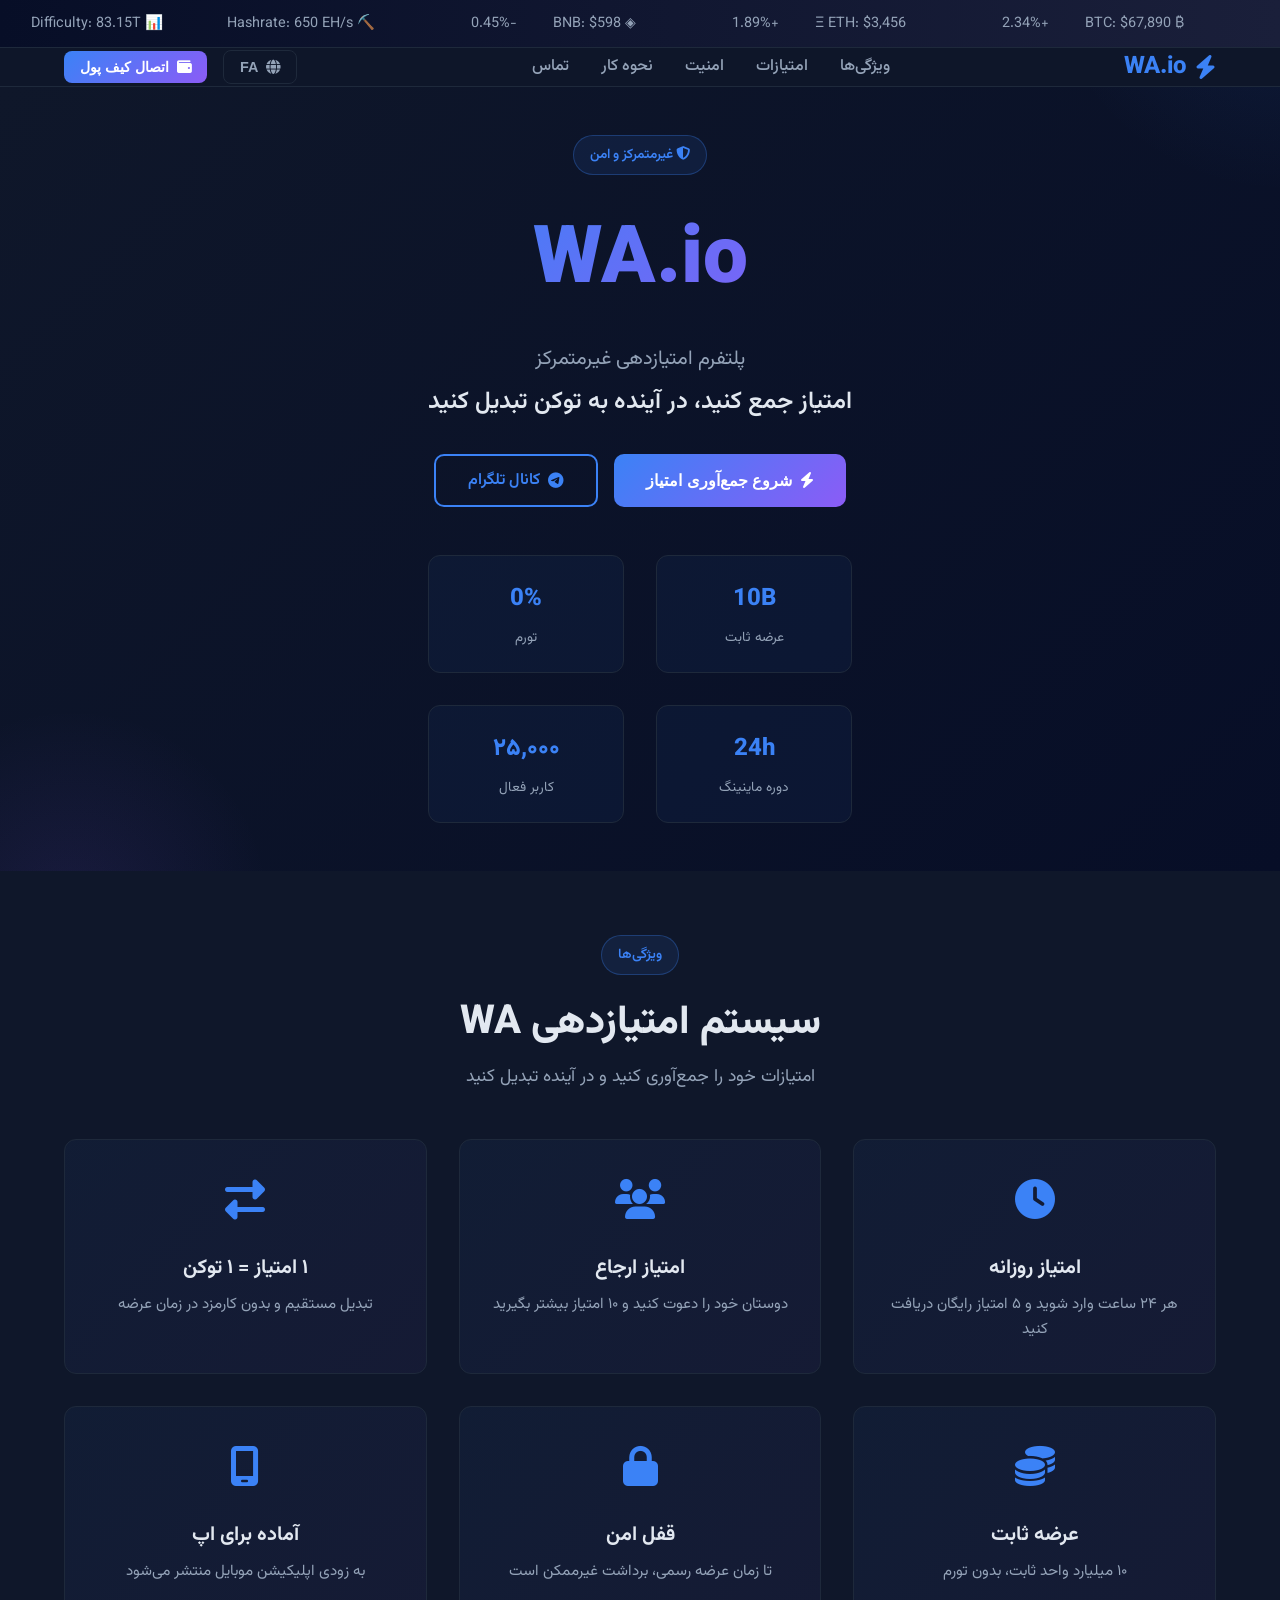
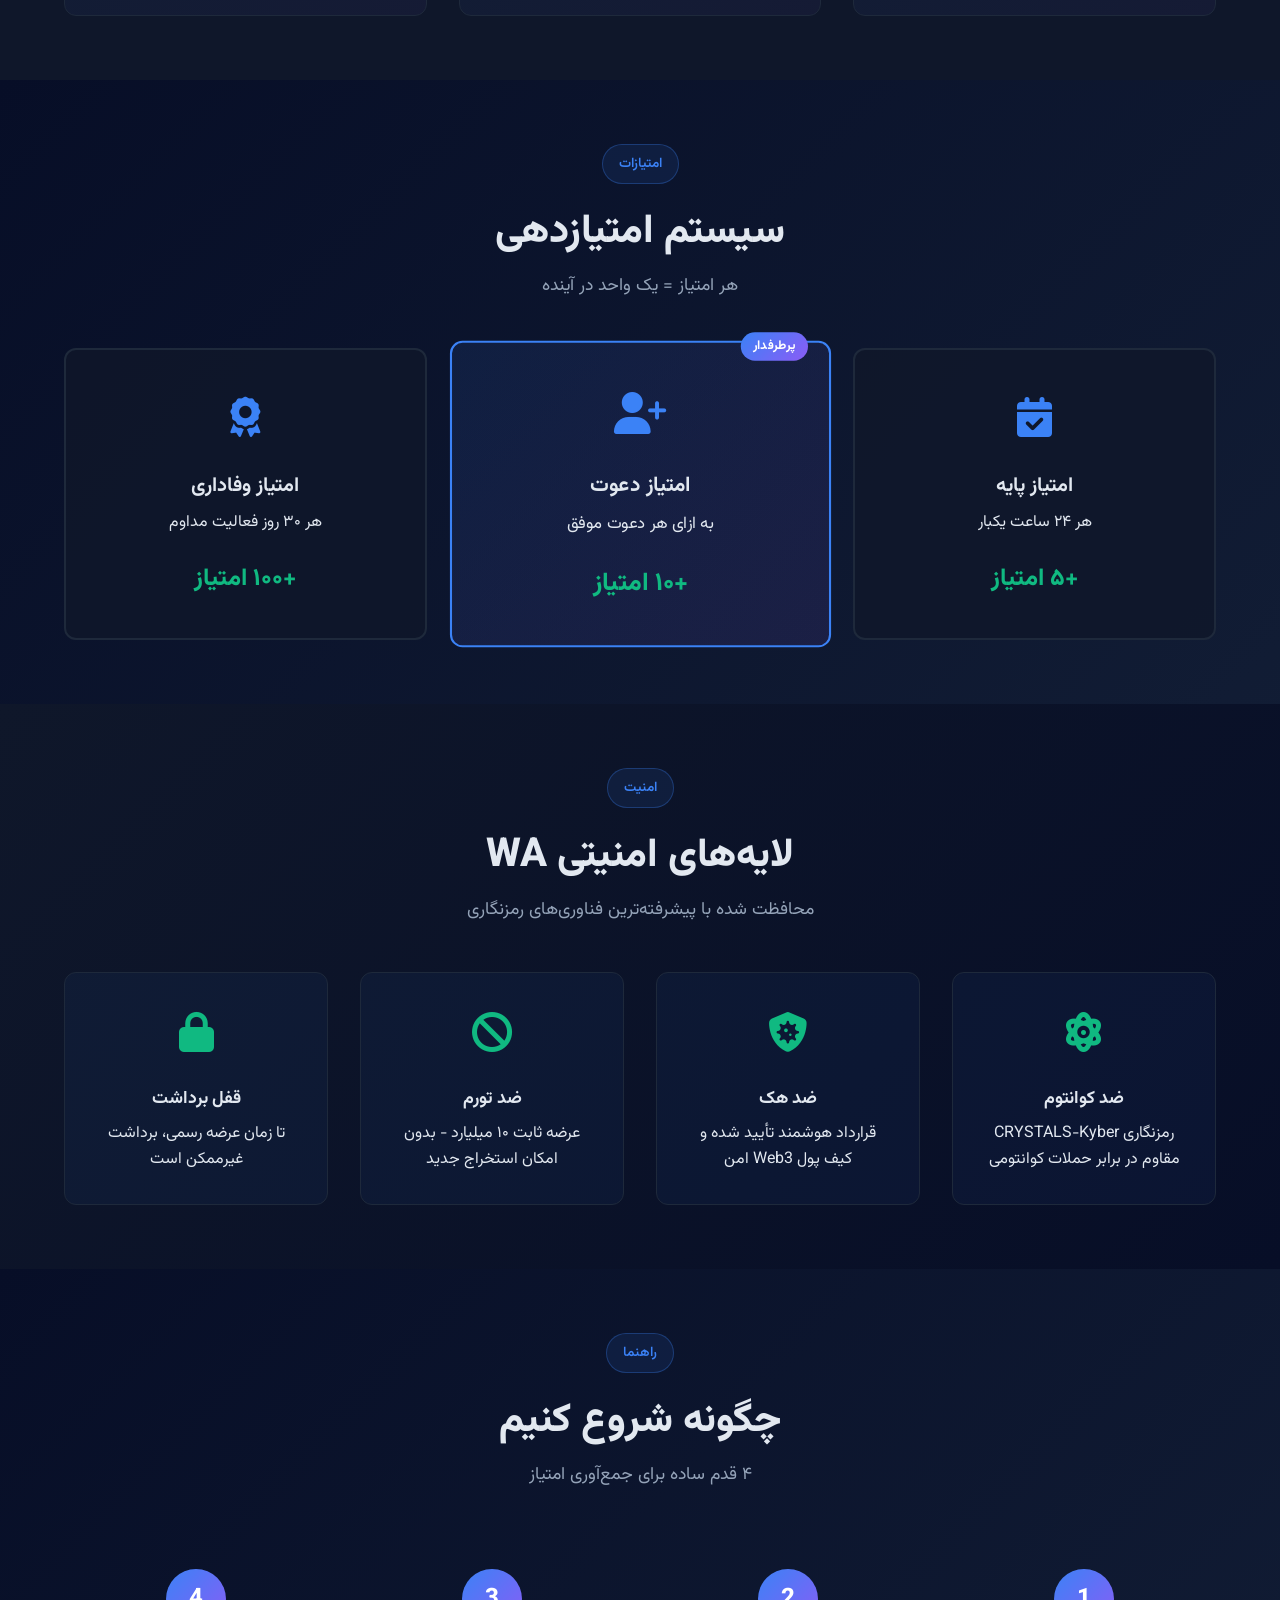
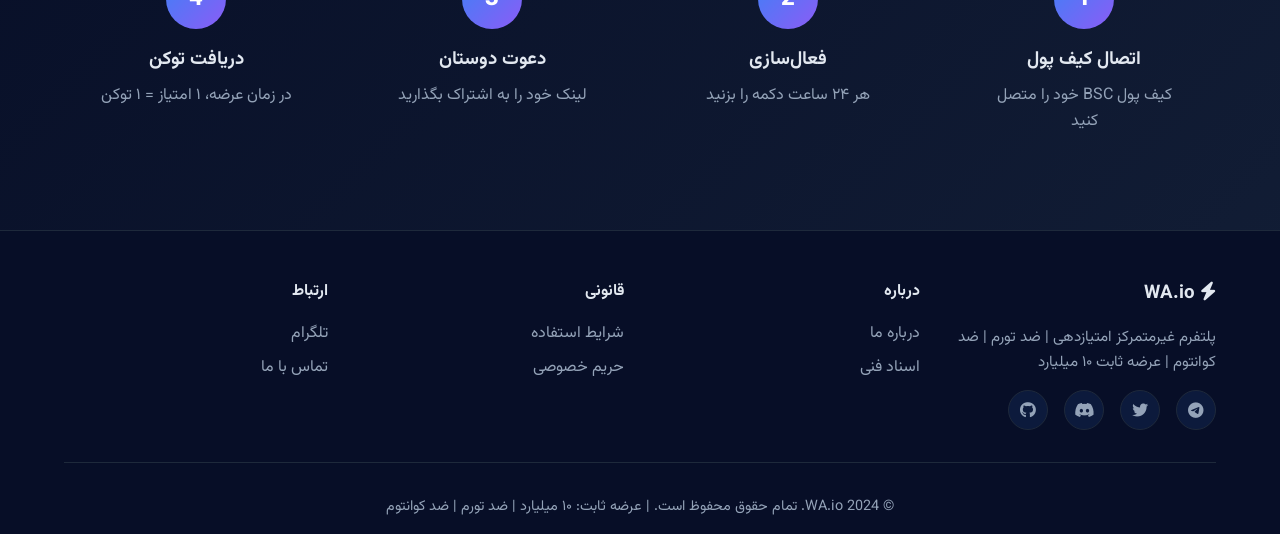
<file: index.html>
<!DOCTYPE html>  <html lang="fa" dir="rtl">  
<head>  
    <meta charset="UTF-8">  
    <meta name="viewport" content="width=device-width, initial-scale=1.0, maximum-scale=1.0, user-scalable=no, viewport-fit=cover">  <meta name="apple-mobile-web-app-capable" content="yes">  
<meta name="apple-mobile-web-app-status-bar-style" content="black-translucent">  
<meta name="apple-mobile-web-app-title" content="WA.io">  
<meta name="mobile-web-app-capable" content="yes">  
<meta name="application-name" content="WA.io">  
<meta name="theme-color" content="#0f172a">  
  
<meta name="description" content="WA.io - پلتفرم غیرمتمرکز امتیازدهی | ضد تورم | ضد کوانتوم | عرضه ثابت">  
<title>WA.io - پلتفرم امتیازدهی غیرمتمرکز</title>  
  
<link rel="stylesheet" href="https://cdnjs.cloudflare.com/ajax/libs/font-awesome/6.5.1/css/all.min.css">  
<link href="https://fonts.googleapis.com/css2?family=Vazirmatn:wght@400;500;600;700;800;900&family=Inter:wght@400;500;600;700;800;900&display=swap" rel="stylesheet">  
  
<style>  
    /* ==================== GLOBAL STYLES ==================== */  
    * {  
        margin: 0;  
        padding: 0;  
        box-sizing: border-box;  
    }  

    :root {  
        --primary: #3b82f6;  
        --primary-dark: #1e40af;  
        --secondary: #8b5cf6;  
        --bg-dark: #0f172a;  
        --bg-darker: #070e27;  
        --text: #e2e8f0;  
        --text-muted: #94a3b8;  
        --border: #1e293b;  
        --success: #10b981;  
        --danger: #ef4444;  
    }  

    html {  
        scroll-behavior: smooth;  
    }  

    body {  
        font-family: 'Vazirmatn', 'Inter', sans-serif;  
        background: var(--bg-dark);  
        color: var(--text);  
        line-height: 1.6;  
        overflow-x: hidden;  
    }  

    .container {  
        max-width: 1200px;  
        margin: 0 auto;  
        padding: 0 1.5rem;  
    }  

    a {  
        color: var(--primary);  
        text-decoration: none;  
        transition: color 0.3s;  
    }  

    a:hover {  
        color: var(--primary-dark);  
    }  

    button {  
        border: none;  
        cursor: pointer;  
        transition: all 0.3s;  
    }  

    /* ==================== LIVE TICKER ==================== */  
    .live-ticker {  
        background: linear-gradient(90deg, var(--bg-darker) 0%, #1a1f3a 100%);  
        border-bottom: 1px solid var(--border);  
        padding: 0.75rem 0;  
        overflow: hidden;  
        font-size: 0.9rem;  
    }  

    .ticker-wrap {  
        display: flex;  
        animation: scroll-left 30s linear infinite;  
        white-space: nowrap;  
    }  

    .ticker-wrap span {  
        margin: 0 2rem;  
        display: inline-block;  
        color: var(--text-muted);  
    }  

    .ticker-up {  
        color: var(--success);  
        margin-right: 0.5rem;  
    }  

    .ticker-down {  
        color: var(--danger);  
        margin-right: 0.5rem;  
    }  

    @keyframes scroll-left {  
        0% { transform: translateX(0); }  
        100% { transform: translateX(-50%); }  
    }  

    /* ==================== HEADER ==================== */  
    header {  
        position: sticky;  
        top: 0;  
        z-index: 1000;  
        background: rgba(15, 23, 42, 0.95);  
        backdrop-filter: blur(10px);  
        border-bottom: 1px solid var(--border);  
    }  

    header nav {  
        display: flex;  
        align-items: center;  
        justify-content: space-between;  
        padding: 1rem 0;  
    }  

    .logo {  
        font-size: 1.5rem;  
        font-weight: 800;  
        color: var(--primary);  
        display: flex;  
        align-items: center;  
        gap: 0.5rem;  
    }  

    .nav-links {  
        display: flex;  
        list-style: none;  
        gap: 2rem;  
        align-items: center;  
    }  

    .nav-links a {  
        color: var(--text-muted);  
        font-weight: 500;  
        transition: color 0.3s;  
    }  

    .nav-links a:hover {  
        color: var(--primary);  
    }  

    .header-actions {  
        display: flex;  
        gap: 1rem;  
        align-items: center;  
    }  

    .btn-lang, .btn-wallet {  
        padding: 0.5rem 1rem;  
        border-radius: 8px;  
        font-size: 0.9rem;  
        font-weight: 600;  
        display: flex;  
        align-items: center;  
        gap: 0.5rem;  
    }  

    .btn-lang {  
        background: transparent;  
        color: var(--text-muted);  
        border: 1px solid var(--border);  
    }  

    .btn-lang:hover {  
        background: var(--border);  
        color: var(--text);  
    }  

    .btn-wallet {  
        background: linear-gradient(135deg, var(--primary) 0%, var(--secondary) 100%);  
        color: white;  
    }  

    .btn-wallet:hover {  
        transform: translateY(-2px);  
        box-shadow: 0 10px 20px rgba(59, 130, 246, 0.3);  
    }  

    .btn-wallet.connected {  
        background: linear-gradient(135deg, var(--success) 0%, #059669 100%);  
    }  

    /* ==================== HERO ==================== */  
    .hero {  
        min-height: 80vh;  
        display: flex;  
        align-items: center;  
        justify-content: center;  
        background: linear-gradient(135deg, var(--bg-dark) 0%, var(--bg-darker) 100%);  
        padding: 3rem 0;  
        position: relative;  
        overflow: hidden;  
    }  

    .hero::before {  
        content: '';  
        position: absolute;  
        top: -50%;  
        right: -20%;  
        width: 500px;  
        height: 500px;  
        background: radial-gradient(circle, rgba(59, 130, 246, 0.1) 0%, transparent 70%);  
        border-radius: 50%;  
        animation: float 6s ease-in-out infinite;  
    }  

    .hero::after {  
        content: '';  
        position: absolute;  
        bottom: -30%;  
        left: -10%;  
        width: 400px;  
        height: 400px;  
        background: radial-gradient(circle, rgba(139, 92, 246, 0.1) 0%, transparent 70%);  
        border-radius: 50%;  
        animation: float 8s ease-in-out infinite reverse;  
    }  

    @keyframes float {  
        0%, 100% { transform: translateY(0px); }  
        50% { transform: translateY(20px); }  
    }  

    .hero-content {  
        position: relative;  
        z-index: 2;  
        text-align: center;  
        max-width: 800px;  
    }  

    .hero-badge {  
        display: inline-block;  
        background: rgba(59, 130, 246, 0.1);  
        color: var(--primary);  
        padding: 0.5rem 1rem;  
        border-radius: 50px;  
        border: 1px solid rgba(59, 130, 246, 0.3);  
        margin-bottom: 1.5rem;  
        font-size: 0.85rem;  
        font-weight: 600;  
    }  

    .hero-content h1 {  
        font-size: clamp(3rem, 8vw, 5rem);  
        font-weight: 900;  
        margin-bottom: 1rem;  
        background: linear-gradient(135deg, var(--primary) 0%, var(--secondary) 100%);  
        -webkit-background-clip: text;  
        -webkit-text-fill-color: transparent;  
        background-clip: text;  
    }  

    .hero-content p {  
        font-size: 1.25rem;  
        color: var(--text-muted);  
        margin-bottom: 0.5rem;  
    }  

    .hero-sub {  
        font-size: 1.5rem !important;  
        color: var(--text) !important;  
        font-weight: 600;  
        margin-bottom: 2rem !important;  
    }  

    .hero-buttons {  
        display: flex;  
        gap: 1rem;  
        justify-content: center;  
        margin-bottom: 3rem;  
        flex-wrap: wrap;  
    }  

    .btn {  
        padding: 0.75rem 2rem;  
        border-radius: 10px;  
        font-weight: 600;  
        font-size: 1rem;  
        display: inline-flex;  
        align-items: center;  
        gap: 0.5rem;  
        transition: all 0.3s;  
    }  

    .btn-primary {  
        background: linear-gradient(135deg, var(--primary) 0%, var(--secondary) 100%);  
        color: white;  
    }  

    .btn-primary:hover {  
        transform: translateY(-4px);  
        box-shadow: 0 15px 30px rgba(59, 130, 246, 0.4);  
    }  

    .btn-outline {  
        border: 2px solid var(--primary);  
        color: var(--primary);  
        background: transparent;  
    }  

    .btn-outline:hover {  
        background: rgba(59, 130, 246, 0.1);  
    }  

    .hero-stats {  
        display: grid;  
        grid-template-columns: repeat(auto-fit, minmax(150px, 1fr));  
        gap: 2rem;  
        margin-top: 3rem;  
    }  

    .hero-stat {  
        display: flex;  
        flex-direction: column;  
        align-items: center;  
        padding: 1.5rem;  
        background: rgba(59, 130, 246, 0.05);  
        border: 1px solid var(--border);  
        border-radius: 12px;  
        transition: all 0.3s;  
    }  

    .hero-stat:hover {  
        background: rgba(59, 130, 246, 0.1);  
        border-color: var(--primary);  
    }  

    .hero-stat-num {  
        font-size: 1.5rem;  
        font-weight: 800;  
        color: var(--primary);  
    }  

    .hero-stat-label {  
        font-size: 0.85rem;  
        color: var(--text-muted);  
        margin-top: 0.5rem;  
    }  

    /* ==================== SECTIONS ==================== */  
    section {  
        padding: 4rem 0;  
    }  

    .section-header {  
        text-align: center;  
        margin-bottom: 3rem;  
    }  

    .section-badge {  
        display: inline-block;  
        background: rgba(59, 130, 246, 0.1);  
        color: var(--primary);  
        padding: 0.5rem 1rem;  
        border-radius: 50px;  
        border: 1px solid rgba(59, 130, 246, 0.3);  
        font-size: 0.85rem;  
        font-weight: 600;  
        margin-bottom: 1rem;  
    }  

    section h2 {  
        font-size: 2.5rem;  
        font-weight: 800;  
        margin-bottom: 0.5rem;  
    }  

    .section-header p {  
        color: var(--text-muted);  
        font-size: 1.1rem;  
    }  

    /* ==================== FEATURES ==================== */  
    .features-grid {  
        display: grid;  
        grid-template-columns: repeat(auto-fit, minmax(280px, 1fr));  
        gap: 2rem;  
    }  

    .feature-card {  
        padding: 2rem;  
        background: linear-gradient(135deg, rgba(59, 130, 246, 0.05) 0%, rgba(139, 92, 246, 0.05) 100%);  
        border: 1px solid var(--border);  
        border-radius: 12px;  
        transition: all 0.3s;  
        text-align: center;  
    }  

    .feature-card:hover {  
        transform: translateY(-8px);  
        border-color: var(--primary);  
        background: linear-gradient(135deg, rgba(59, 130, 246, 0.1) 0%, rgba(139, 92, 246, 0.1) 100%);  
    }  

    .feature-icon {  
        font-size: 2.5rem;  
        color: var(--primary);  
        margin-bottom: 1rem;  
    }  

    .feature-card h3 {  
        font-size: 1.25rem;  
        margin-bottom: 0.5rem;  
    }  

    .feature-card p {  
        color: var(--text-muted);  
        font-size: 0.95rem;  
    }  

    /* ==================== POINTS ==================== */  
    .points {  
        background: linear-gradient(135deg, var(--bg-darker) 0%, rgba(59, 130, 246, 0.05) 100%);  
    }  

    .points-grid {  
        display: grid;  
        grid-template-columns: repeat(auto-fit, minmax(280px, 1fr));  
        gap: 2rem;  
    }  

    .point-card {  
        padding: 2.5rem;  
        background: rgba(15, 23, 42, 0.8);  
        border: 2px solid var(--border);  
        border-radius: 12px;  
        transition: all 0.3s;  
        text-align: center;  
        position: relative;  
    }  

    .point-card:hover {  
        border-color: var(--primary);  
        transform: translateY(-8px);  
    }  

    .point-card.featured {  
        border-color: var(--primary);  
        background: linear-gradient(135deg, rgba(59, 130, 246, 0.1) 0%, rgba(139, 92, 246, 0.1) 100%);  
        transform: scale(1.05);  
    }  

    .point-badge {  
        position: absolute;  
        top: -10px;  
        right: 20px;  
        background: linear-gradient(135deg, var(--primary) 0%, var(--secondary) 100%);  
        color: white;  
        padding: 0.25rem 0.75rem;  
        border-radius: 50px;  
        font-size: 0.75rem;  
        font-weight: 700;  
    }  

    .point-icon {  
        font-size: 2.5rem;  
        color: var(--primary);  
        margin-bottom: 1rem;  
    }  

    .point-card h3 {  
        font-size: 1.25rem;  
        margin-bottom: 0.5rem;  
    }  

    .point-amount {  
        font-size: 1.5rem;  
        font-weight: 800;  
        color: var(--success);  
        margin-top: 1.5rem;  
    }  

    /* ==================== SECURITY ==================== */  
    .security {  
        background: linear-gradient(135deg, var(--bg-dark) 0%, var(--bg-darker) 100%);  
    }  

    .security-grid {  
        display: grid;  
        grid-template-columns: repeat(auto-fit, minmax(250px, 1fr));  
        gap: 2rem;  
    }  

    .security-card {  
        padding: 2rem;  
        background: rgba(59, 130, 246, 0.05);  
        border: 1px solid var(--border);  
        border-radius: 12px;  
        transition: all 0.3s;  
        text-align: center;  
    }  

    .security-card:hover {  
        background: rgba(59, 130, 246, 0.1);  
        border-color: var(--primary);  
        transform: translateY(-8px);  
    }  

    .security-icon {  
        font-size: 2.5rem;  
        color: var(--success);  
        margin-bottom: 1rem;  
    }  

    .security-card h3 {  
        font-size: 1.1rem;  
        margin-bottom: 0.5rem;  
    }  

    /* ==================== HOW IT WORKS ==================== */  
    .how-it-works {  
        background: linear-gradient(135deg, var(--bg-darker) 0%, rgba(59, 130, 246, 0.05) 100%);  
    }  

    .steps {  
        display: grid;  
        grid-template-columns: repeat(auto-fit, minmax(220px, 1fr));  
        gap: 2rem;  
    }  

    .step {  
        text-align: center;  
        padding: 2rem;  
        position: relative;  
    }  

    .step-number {  
        display: inline-flex;  
        align-items: center;  
        justify-content: center;  
        width: 60px;  
        height: 60px;  
        border-radius: 50%;  
        background: linear-gradient(135deg, var(--primary) 0%, var(--secondary) 100%);  
        color: white;  
        font-weight: 800;  
        font-size: 1.5rem;  
        margin-bottom: 1rem;  
    }  

    .step h3 {  
        margin-bottom: 0.5rem;  
    }  

    .step p {  
        color: var(--text-muted);  
    }  

    /* ==================== FOOTER ==================== */  
    footer {  
        background: var(--bg-darker);  
        border-top: 1px solid var(--border);  
        padding: 3rem 0 1rem;  
    }  

    .footer-grid {  
        display: grid;  
        grid-template-columns: repeat(auto-fit, minmax(250px, 1fr));  
        gap: 2rem;  
        margin-bottom: 2rem;  
    }  

    .footer-col h3, .footer-col h4 {  
        margin-bottom: 1rem;  
    }  

    .footer-col p {  
        color: var(--text-muted);  
        margin-bottom: 1rem;  
        font-size: 0.95rem;  
    }  

    .footer-col a {  
        display: block;  
        margin-bottom: 0.5rem;  
        color: var(--text-muted);  
    }  

    .footer-col a:hover {  
        color: var(--primary);  
    }  

    .social-links {  
        display: flex;  
        gap: 1rem;  
        margin-top: 1rem;  
    }  

    .social-links a {  
        display: inline-flex;  
        align-items: center;  
        justify-content: center;  
        width: 40px;  
        height: 40px;  
        background: rgba(59, 130, 246, 0.1);  
        border-radius: 50%;  
        border: 1px solid var(--border);  
        margin: 0;  
    }  

    .social-links a:hover {  
        background: rgba(59, 130, 246, 0.2);  
        border-color: var(--primary);  
    }  

    .footer-bottom {  
        text-align: center;  
        padding-top: 2rem;  
        border-top: 1px solid var(--border);  
        color: var(--text-muted);  
        font-size: 0.9rem;  
    }  

    /* ==================== RESPONSIVE ==================== */  
    @media (max-width: 768px) {  
        .nav-links {  
            display: none;  
        }  

        section h2 {  
            font-size: 1.75rem;  
        }  

        .hero-buttons {  
            flex-direction: column;  
        }  

        .btn {  
            justify-content: center;  
        }  

        .point-card.featured {  
            transform: scale(1);  
        }  

        .steps {  
            grid-template-columns: 1fr;  
        }  

        .header-actions {  
            gap: 0.5rem;  
        }  

        .btn-lang, .btn-wallet {  
            padding: 0.5rem;  
            font-size: 0.8rem;  
        }  

        .btn-wallet span {  
            display: none;  
        }  
    }  

    /* ==================== ANIMATIONS ==================== */  
    @keyframes slideIn {  
        from {  
            opacity: 0;  
            transform: translateY(20px);  
        }  
        to {  
            opacity: 1;  
            transform: translateY(0);  
        }  
    }  

    section {  
        animation: slideIn 0.6s ease-out;  
    }  

    .feature-card, .point-card, .security-card, .step {  
        animation: slideIn 0.6s ease-out;  
    }  
</style>

</head>  
<body>  <!-- ==================== LIVE TICKER ==================== -->  
<div class="live-ticker">  
    <div class="container">  
        <div class="ticker-wrap">  
            <span>₿ BTC: $67,890 <span class="ticker-up">+2.34%</span></span>  
            <span>Ξ ETH: $3,456 <span class="ticker-up">+1.89%</span></span>  
            <span>◈ BNB: $598 <span class="ticker-down">-0.45%</span></span>  
            <span>⛏️ Hashrate: 650 EH/s</span>  
            <span>📊 Difficulty: 83.15T</span>  
            <span>🎁 Block Reward: 3.125 BTC</span>  
            <span>₿ BTC: $67,890 <span class="ticker-up">+2.34%</span></span>  
        </div>  
    </div>  
</div>  

<!-- ==================== HEADER ==================== -->  
<header>  
    <nav class="container">  
        <a href="#" class="logo"><i class="fas fa-bolt"></i> WA.io</a>  
        <ul class="nav-links">  
            <li><a href="#features">ویژگی‌ها</a></li>  
            <li><a href="#points">امتیازات</a></li>  
            <li><a href="#security">امنیت</a></li>  
            <li><a href="#how">نحوه کار</a></li>  
            <li><a href="#contact">تماس</a></li>  
        </ul>  
        <div class="header-actions">  
            <button class="btn-lang"><i class="fas fa-globe"></i> <span>FA</span></button>  
            <button class="btn-wallet" id="walletBtn">  
                <i class="fas fa-wallet"></i> <span id="walletText">اتصال کیف پول</span>  
            </button>  
        </div>  
    </nav>  
</header>  

<!-- ==================== HERO ==================== -->  
<section class="hero">  
    <div class="hero-content">  
        <div class="hero-badge"><i class="fas fa-shield-halved"></i> غیرمتمرکز و امن</div>  
        <h1>WA.io</h1>  
        <p>پلتفرم امتیازدهی غیرمتمرکز</p>  
        <p class="hero-sub">امتیاز جمع کنید، در آینده به توکن تبدیل کنید</p>  
        <div class="hero-buttons">  
            <button class="btn btn-primary" id="startBtn"><i class="fas fa-bolt"></i> شروع جمع‌آوری امتیاز</button>  
            <a href="https://t.me/WAioToken" target="_blank" class="btn btn-outline"><i class="fab fa-telegram"></i> کانال تلگرام</a>  
        </div>  
        <div class="hero-stats">  
            <div class="hero-stat"><span class="hero-stat-num">10B</span><span class="hero-stat-label">عرضه ثابت</span></div>  
            <div class="hero-stat"><span class="hero-stat-num">0%</span><span class="hero-stat-label">تورم</span></div>  
            <div class="hero-stat"><span class="hero-stat-num">24h</span><span class="hero-stat-label">دوره ماینینگ</span></div>  
            <div class="hero-stat"><span class="hero-stat-num" id="totalUsers">۲۵,۰۰۰</span><span class="hero-stat-label">کاربر فعال</span></div>  
        </div>  
    </div>  
</section>  

<!-- ==================== FEATURES ==================== -->  
<section class="features" id="features">  
    <div class="container">  
        <div class="section-header">  
            <span class="section-badge">ویژگی‌ها</span>  
            <h2>سیستم امتیازدهی WA</h2>  
            <p>امتیازات خود را جمع‌آوری کنید و در آینده تبدیل کنید</p>  
        </div>  
        <div class="features-grid">  
            <div class="feature-card">  
                <div class="feature-icon"><i class="fas fa-clock"></i></div>  
                <h3>امتیاز روزانه</h3>  
                <p>هر ۲۴ ساعت وارد شوید و ۵ امتیاز رایگان دریافت کنید</p>  
            </div>  
            <div class="feature-card">  
                <div class="feature-icon"><i class="fas fa-users"></i></div>  
                <h3>امتیاز ارجاع</h3>  
                <p>دوستان خود را دعوت کنید و ۱۰ امتیاز بیشتر بگیرید</p>  
            </div>  
            <div class="feature-card">  
                <div class="feature-icon"><i class="fas fa-exchange-alt"></i></div>  
                <h3>۱ امتیاز = ۱ توکن</h3>  
                <p>تبدیل مستقیم و بدون کارمزد در زمان عرضه</p>  
            </div>  
            <div class="feature-card">  
                <div class="feature-icon"><i class="fas fa-coins"></i></div>  
                <h3>عرضه ثابت</h3>  
                <p>۱۰ میلیارد واحد ثابت، بدون تورم</p>  
            </div>  
            <div class="feature-card">  
                <div class="feature-icon"><i class="fas fa-lock"></i></div>  
                <h3>قفل امن</h3>  
                <p>تا زمان عرضه رسمی، برداشت غیرممکن است</p>  
            </div>  
            <div class="feature-card">  
                <div class="feature-icon"><i class="fas fa-mobile-screen"></i></div>  
                <h3>آماده برای اپ</h3>  
                <p>به زودی اپلیکیشن موبایل منتشر می‌شود</p>  
            </div>  
        </div>  
    </div>  
</section>  

<!-- ==================== POINTS ==================== -->  
<section class="points" id="points">  
    <div class="container">  
        <div class="section-header">  
            <span class="section-badge">امتیازات</span>  
            <h2>سیستم امتیازدهی</h2>  
            <p>هر امتیاز = یک واحد در آینده</p>  
        </div>  
        <div class="points-grid">  
            <div class="point-card">  
                <div class="point-icon"><i class="fas fa-calendar-check"></i></div>  
                <h3>امتیاز پایه</h3>  
                <p>هر ۲۴ ساعت یکبار</p>  
                <div class="point-amount">+۵ امتیاز</div>  
            </div>  
            <div class="point-card featured">  
                <div class="point-badge">پرطرفدار</div>  
                <div class="point-icon"><i class="fas fa-user-plus"></i></div>  
                <h3>امتیاز دعوت</h3>  
                <p>به ازای هر دعوت موفق</p>  
                <div class="point-amount">+۱۰ امتیاز</div>  
            </div>  
            <div class="point-card">  
                <div class="point-icon"><i class="fas fa-award"></i></div>  
                <h3>امتیاز وفاداری</h3>  
                <p>هر ۳۰ روز فعالیت مداوم</p>  
                <div class="point-amount">+۱۰۰ امتیاز</div>  
            </div>  
        </div>  
    </div>  
</section>  

<!-- ==================== SECURITY ==================== -->  
<section class="security" id="security">  
    <div class="container">  
        <div class="section-header">  
            <span class="section-badge">امنیت</span>  
            <h2>لایه‌های امنیتی WA</h2>  
            <p>محافظت شده با پیشرفته‌ترین فناوری‌های رمزنگاری</p>  
        </div>  
        <div class="security-grid">  
            <div class="security-card">  
                <div class="security-icon"><i class="fas fa-atom"></i></div>  
                <h3>ضد کوانتوم</h3>  
                <p>رمزنگاری CRYSTALS-Kyber مقاوم در برابر حملات کوانتومی</p>  
            </div>  
            <div class="security-card">  
                <div class="security-icon"><i class="fas fa-shield-virus"></i></div>  
                <h3>ضد هک</h3>  
                <p>قرارداد هوشمند تأیید شده و کیف پول Web3 امن</p>  
            </div>  
            <div class="security-card">  
                <div class="security-icon"><i class="fas fa-ban"></i></div>  
                <h3>ضد تورم</h3>  
                <p>عرضه ثابت ۱۰ میلیارد - بدون امکان استخراج جدید</p>  
            </div>  
            <div class="security-card">  
                <div class="security-icon"><i class="fas fa-lock"></i></div>  
                <h3>قفل برداشت</h3>  
                <p>تا زمان عرضه رسمی، برداشت غیرممکن است</p>  
            </div>  
        </div>  
    </div>  
</section>  

<!-- ==================== HOW IT WORKS ==================== -->  
<section class="how-it-works" id="how">  
    <div class="container">  
        <div class="section-header">  
            <span class="section-badge">راهنما</span>  
            <h2>چگونه شروع کنیم</h2>  
            <p>۴ قدم ساده برای جمع‌آوری امتیاز</p>  
        </div>  
        <div class="steps">  
            <div class="step"><div class="step-number">1</div><h3>اتصال کیف پول</h3><p>کیف پول BSC خود را متصل کنید</p></div>  
            <div class="step"><div class="step-number">2</div><h3>فعال‌سازی</h3><p>هر ۲۴ ساعت دکمه را بزنید</p></div>  
            <div class="step"><div class="step-number">3</div><h3>دعوت دوستان</h3><p>لینک خود را به اشتراک بگذارید</p></div>  
            <div class="step"><div class="step-number">4</div><h3>دریافت توکن</h3><p>در زمان عرضه، ۱ امتیاز = ۱ توکن</p></div>  
        </div>  
    </div>  
</section>  

<!-- ==================== FOOTER ==================== -->  
<footer id="contact">  
    <div class="container">  
        <div class="footer-grid">  
            <div class="footer-col">  
                <h3><i class="fas fa-bolt"></i> WA.io</h3>  
                <p>پلتفرم غیرمتمرکز امتیازدهی | ضد تورم | ضد کوانتوم | عرضه ثابت ۱۰ میلیارد</p>  
                <div class="social-links">  
                    <a href="https://t.me/WAioToken" target="_blank" title="تلگرام"><i class="fab fa-telegram"></i></a>  
                    <a href="#" title="تویتر"><i class="fab fa-twitter"></i></a>  
                    <a href="#" title="دیسکورد"><i class="fab fa-discord"></i></a>  
                    <a href="#" title="گیت‌هاب"><i class="fab fa-github"></i></a>  
                </div>  
            </div>  
            <div class="footer-col">  
                <h4>درباره</h4>  
                <a href="#">درباره ما</a>  
                <a href="#">اسناد فنی</a>  
            </div>  
            <div class="footer-col">  
                <h4>قانونی</h4>  
                <a href="#">شرایط استفاده</a>  
                <a href="#">حریم خصوصی</a>  
            </div>  
            <div class="footer-col">  
                <h4>ارتباط</h4>  
                <a href="https://t.me/WAioToken" target="_blank">تلگرام</a>  
                <a href="#">تماس با ما</a>  
            </div>  
        </div>  
        <div class="footer-bottom">  
            <p>&copy; 2024 WA.io. تمام حقوق محفوظ است. | عرضه ثابت: ۱۰ میلیارد | ضد تورم | ضد کوانتوم</p>  
        </div>  
    </div>  
</footer>  

<!-- ==================== SCRIPTS ==================== -->  
<script>  
    // Wallet Connection  
    const walletBtn = document.getElementById('walletBtn');  
    const walletText = document.getElementById('walletText');  
    const startBtn = document.getElementById('startBtn');  

    walletBtn.addEventListener('click', async function() {  
        try {  
            if (typeof window.ethereum !== 'undefined') {  
                const accounts = await window.ethereum.request({   
                    method: 'eth_requestAccounts'   
                });  
                  
                if (accounts.length > 0) {  
                    const address = accounts[0];  
                    const shortAddress = address.slice(0, 6) + '...' + address.slice(-4);  
                    walletText.textContent = shortAddress;  
                    walletBtn.classList.add('connected');  
                      
                    localStorage.setItem('walletAddress', address);  
                    showNotification('کیف پول با موفقیت متصل شد!');  
                }  
            } else {  
                alert('لطفا MetaMask یا کیف پول دیگری نصب کنید');  
            }  
        } catch (error) {  
            console.error('خطا در اتصال کیف پول:', error);  
            showNotification('خطا در اتصال کیف پول', 'error');  
        }  
    });  

    // Check if wallet is already connected  
    window.addEventListener('load', function() {  
        const savedAddress = localStorage.getItem('walletAddress');  
        if (savedAddress) {  
            const shortAddress = savedAddress.slice(0, 6) + '...' + savedAddress.slice(-4);  
            walletText.textContent = shortAddress;  
            walletBtn.classList.add('connected');  
        }  
    });  

    // Start Button  
    startBtn.addEventListener('click', function() {  
        const savedAddress = localStorage.getItem('walletAddress');  
        if (!savedAddress) {  
            showNotification('لطفا ابتدا کیف پول خود را متصل کنید', 'error');  
            walletBtn.click();  
            return;  
        }  
        showNotification('شما برای جمع‌آوری امتیاز فعال شدید!');  
    });  

    // Notification  
    function showNotification(message, type = 'success') {  
        const notif = document.createElement('div');  
        notif.style.cssText = `  
            position: fixed;  
            top: 20px;  
            right: 20px;  
            background: ${type === 'success' ? '#10b981' : '#ef4444'};  
            color: white;  
            padding: 1rem 1.5rem;  
            border-radius: 8px;  
            box-shadow: 0 4px 12px rgba(0, 0, 0, 0.3);  
            font-weight: 600;  
            z-index: 9999;  
            animation: slideIn 0.3s ease-out;  
        `;  
        notif.textContent = message;  
        document.body.appendChild(notif);  
          
        setTimeout(() => notif.remove(), 3000);  
    }  

    // Update user count  
    function updateUserCount() {  
        const count = parseInt(document.getElementById('totalUsers').textContent.replace(/۰|۱|۲|۳|۴|۵|۶|۷|۸|۹/g,   
            d => '۰۱۲۳۴۵۶۷۸۹'.indexOf(d)));  
        const newCount = Math.floor(count + Math.random() * 10);  
        document.getElementById('totalUsers').textContent = formatNumber(newCount);  
    }  

    function formatNumber(num) {  
        const farsiDigits = ['۰', '۱', '۲', '۳', '۴', '۵', '۶', '۷', '۸', '۹'];  
        return num.toString().split('').map(d => farsiDigits[d]).join('').replace(/\B(?=(\d{3})+(?!\d))/g, ',');  
    }  

    setInterval(updateUserCount, 5000);  

    // Smooth scroll for navigation  
    document.querySelectorAll('a[href^="#"]').forEach(anchor => {  
        anchor.addEventListener('click', function(e) {  
            if (this.getAttribute('href') !== '#') {  
                e.preventDefault();  
                const target = document.querySelector(this.getAttribute('href'));  
                if (target) {  
                    target.scrollIntoView({ behavior: 'smooth' });  
                }  
            }  
        });  
    });  
</script>

</body>  
    </html>
</file>
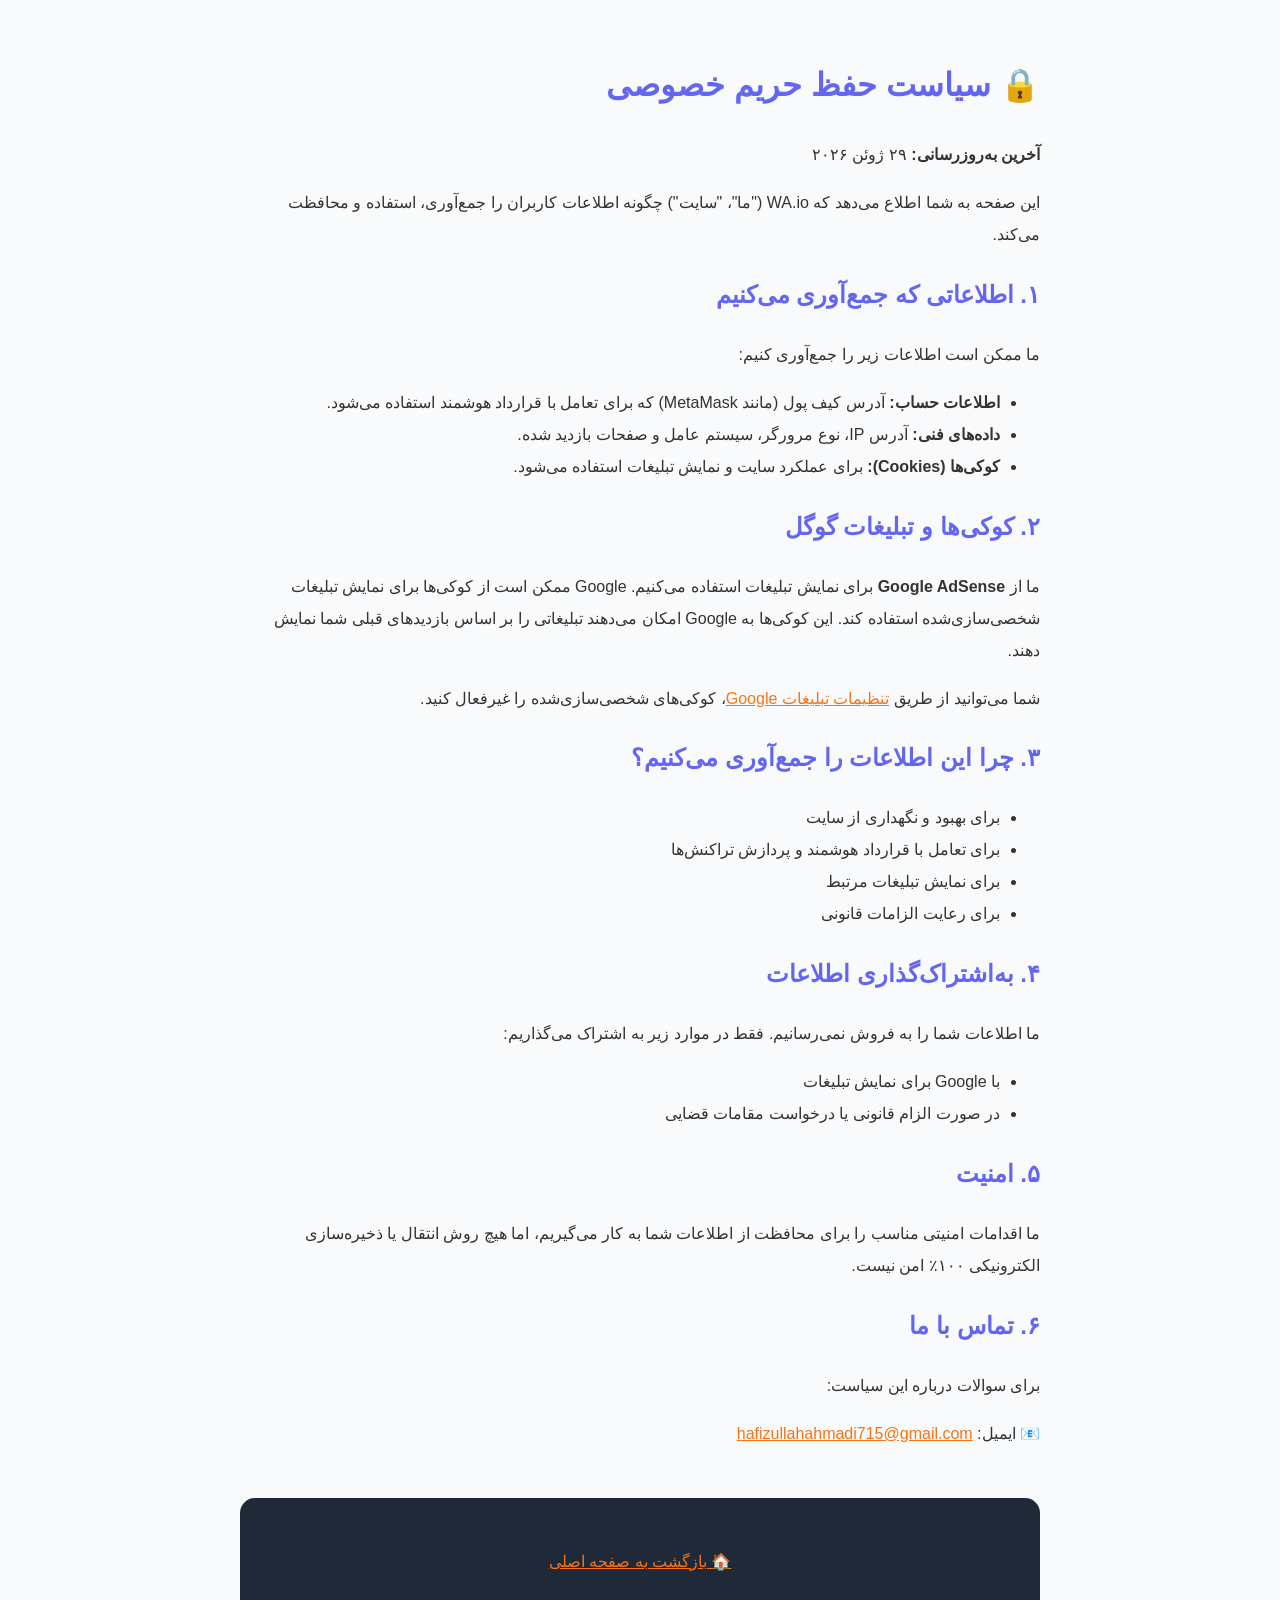
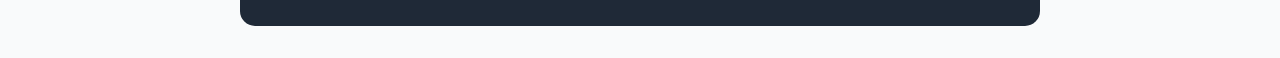
<file: privacy.html>
<!DOCTYPE html>
<html lang="fa" dir="rtl">
<head>
    <meta charset="UTF-8">
    <meta name="viewport" content="width=device-width, initial-scale=1.0">
    <title>حریم خصوصی - WA.io</title>
    <style>
        body {
            font-family: 'Segoe UI', Tahoma, Geneva, Verdana, sans-serif;
            line-height: 2;
            max-width: 800px;
            margin: 0 auto;
            padding: 2rem;
            color: #333;
            background: #f9fafb;
        }
        h1, h2 {
            color: #6366f1;
        }
        a {
            color: #f97316;
        }
        .footer {
            margin-top: 3rem;
            padding: 2rem;
            background: #1f2937;
            color: white;
            text-align: center;
            border-radius: 15px;
        }
        .footer a {
            color: #f97316;
        }
    </style>
</head>
<body>
    <h1>🔒 سیاست حفظ حریم خصوصی</h1>
    <p><strong>آخرین به‌روزرسانی:</strong> ۲۹ ژوئن ۲۰۲۶</p>

    <p>این صفحه به شما اطلاع می‌دهد که WA.io ("ما"، "سایت") چگونه اطلاعات کاربران را جمع‌آوری، استفاده و محافظت می‌کند.</p>

    <h2>۱. اطلاعاتی که جمع‌آوری می‌کنیم</h2>
    <p>ما ممکن است اطلاعات زیر را جمع‌آوری کنیم:</p>
    <ul>
        <li><strong>اطلاعات حساب:</strong> آدرس کیف پول (مانند MetaMask) که برای تعامل با قرارداد هوشمند استفاده می‌شود.</li>
        <li><strong>داده‌های فنی:</strong> آدرس IP، نوع مرورگر، سیستم عامل و صفحات بازدید شده.</li>
        <li><strong>کوکی‌ها (Cookies):</strong> برای عملکرد سایت و نمایش تبلیغات استفاده می‌شود.</li>
    </ul>

    <h2>۲. کوکی‌ها و تبلیغات گوگل</h2>
    <p>ما از <strong>Google AdSense</strong> برای نمایش تبلیغات استفاده می‌کنیم. Google ممکن است از کوکی‌ها برای نمایش تبلیغات شخصی‌سازی‌شده استفاده کند. این کوکی‌ها به Google امکان می‌دهند تبلیغاتی را بر اساس بازدیدهای قبلی شما نمایش دهند.</p>
    <p>شما می‌توانید از طریق <a href="https://www.google.com/settings/ads" target="_blank">تنظیمات تبلیغات Google</a>، کوکی‌های شخصی‌سازی‌شده را غیرفعال کنید.</p>

    <h2>۳. چرا این اطلاعات را جمع‌آوری می‌کنیم؟</h2>
    <ul>
        <li>برای بهبود و نگهداری از سایت</li>
        <li>برای تعامل با قرارداد هوشمند و پردازش تراکنش‌ها</li>
        <li>برای نمایش تبلیغات مرتبط</li>
        <li>برای رعایت الزامات قانونی</li>
    </ul>

    <h2>۴. به‌اشتراک‌گذاری اطلاعات</h2>
    <p>ما اطلاعات شما را به فروش نمی‌رسانیم. فقط در موارد زیر به اشتراک می‌گذاریم:</p>
    <ul>
        <li>با Google برای نمایش تبلیغات</li>
        <li>در صورت الزام قانونی یا درخواست مقامات قضایی</li>
    </ul>

    <h2>۵. امنیت</h2>
    <p>ما اقدامات امنیتی مناسب را برای محافظت از اطلاعات شما به کار می‌گیریم، اما هیچ روش انتقال یا ذخیره‌سازی الکترونیکی ۱۰۰٪ امن نیست.</p>

    <h2>۶. تماس با ما</h2>
    <p>برای سوالات درباره این سیاست:</p>
    <p>📧 ایمیل: <a href="mailto:hafizullahahmadi715@gmail.com">hafizullahahmadi715@gmail.com</a></p>

    <div class="footer">
        <p><a href="/">🏠 بازگشت به صفحه اصلی</a></p>
    </div>
</body>
</html>
</file>
